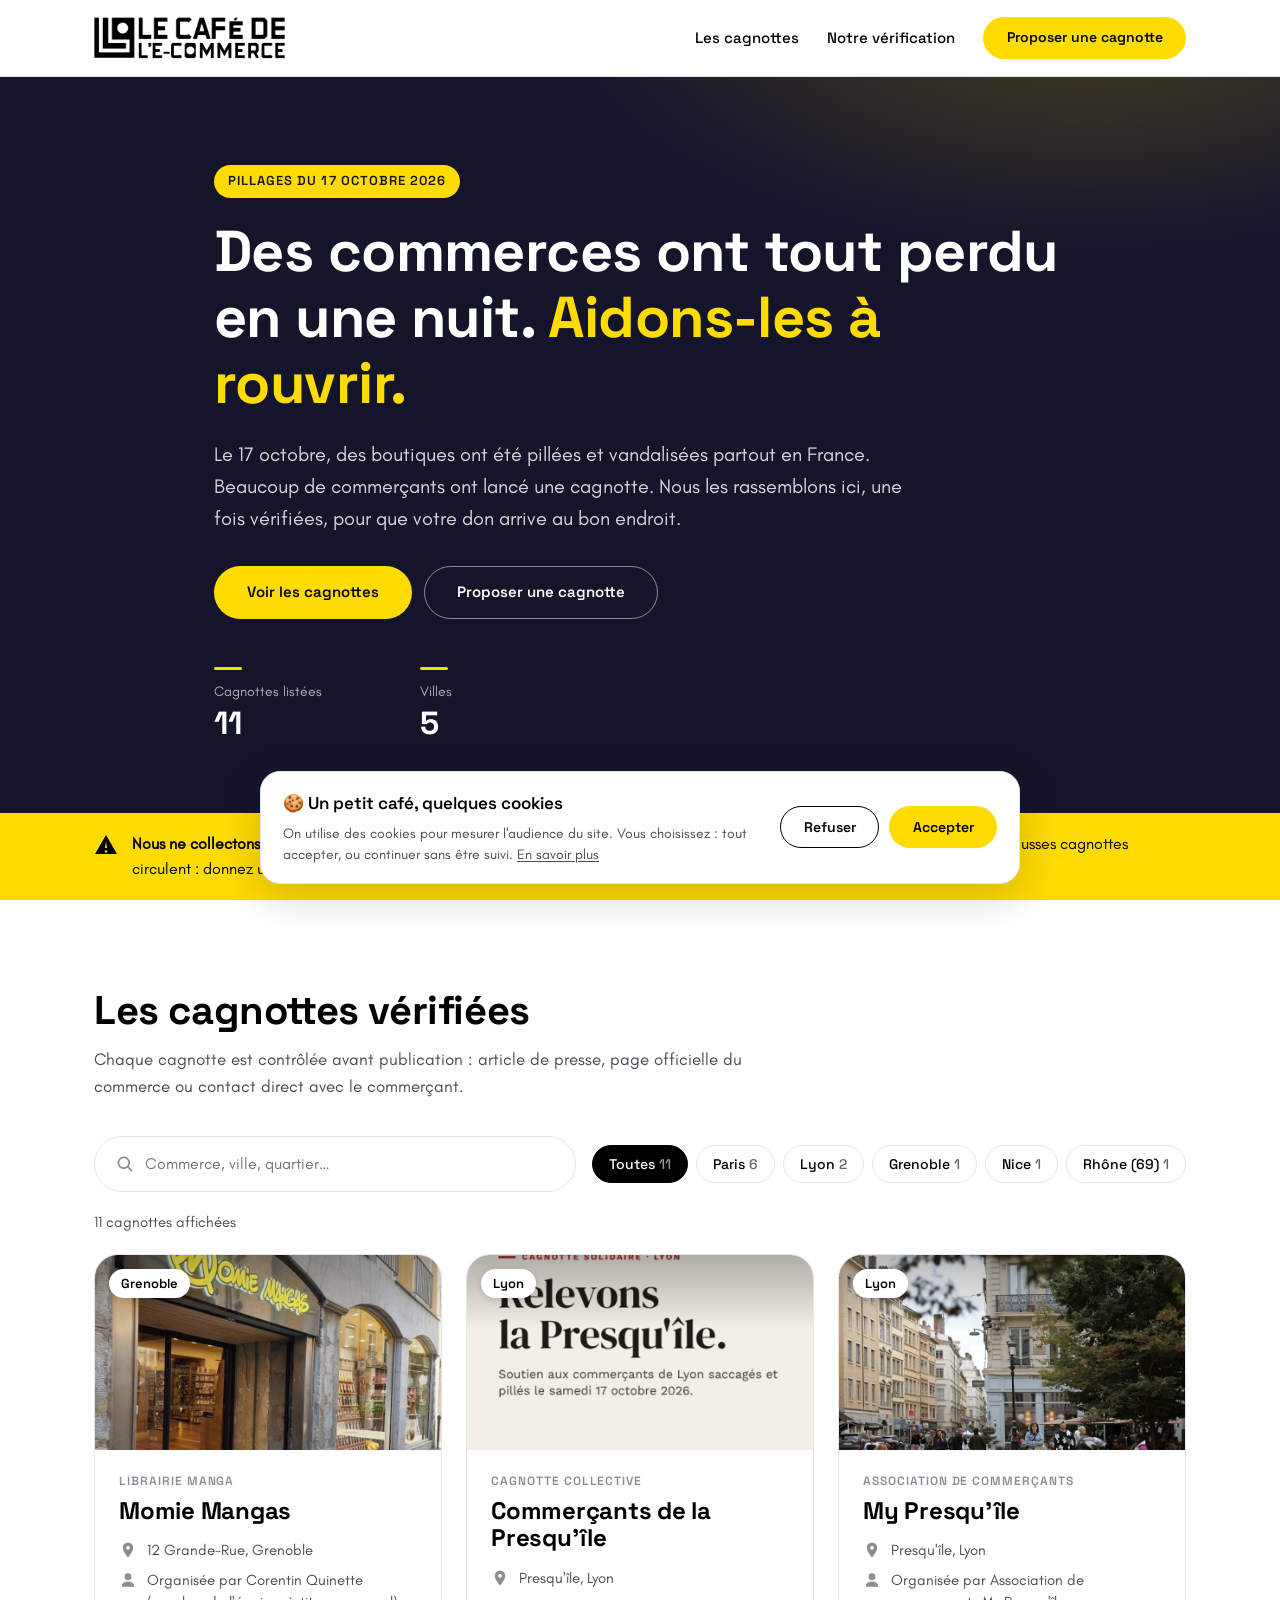
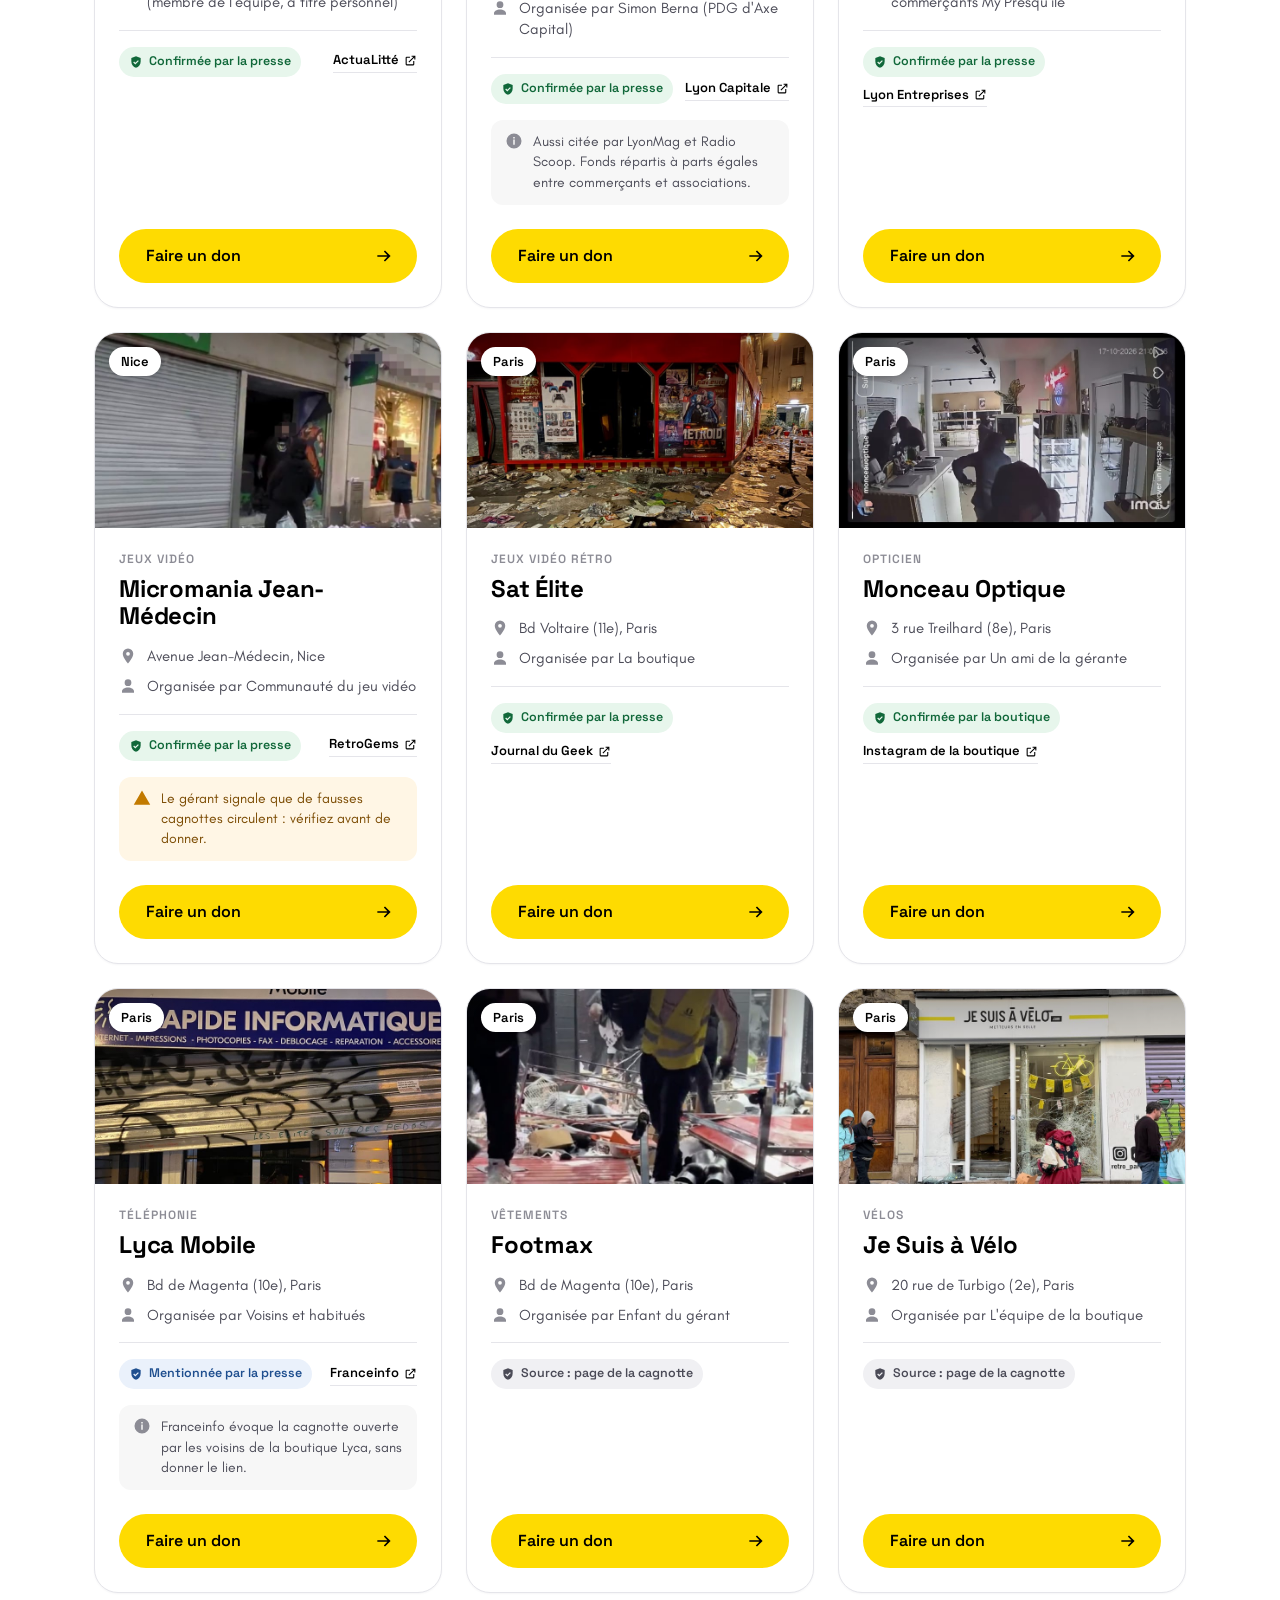
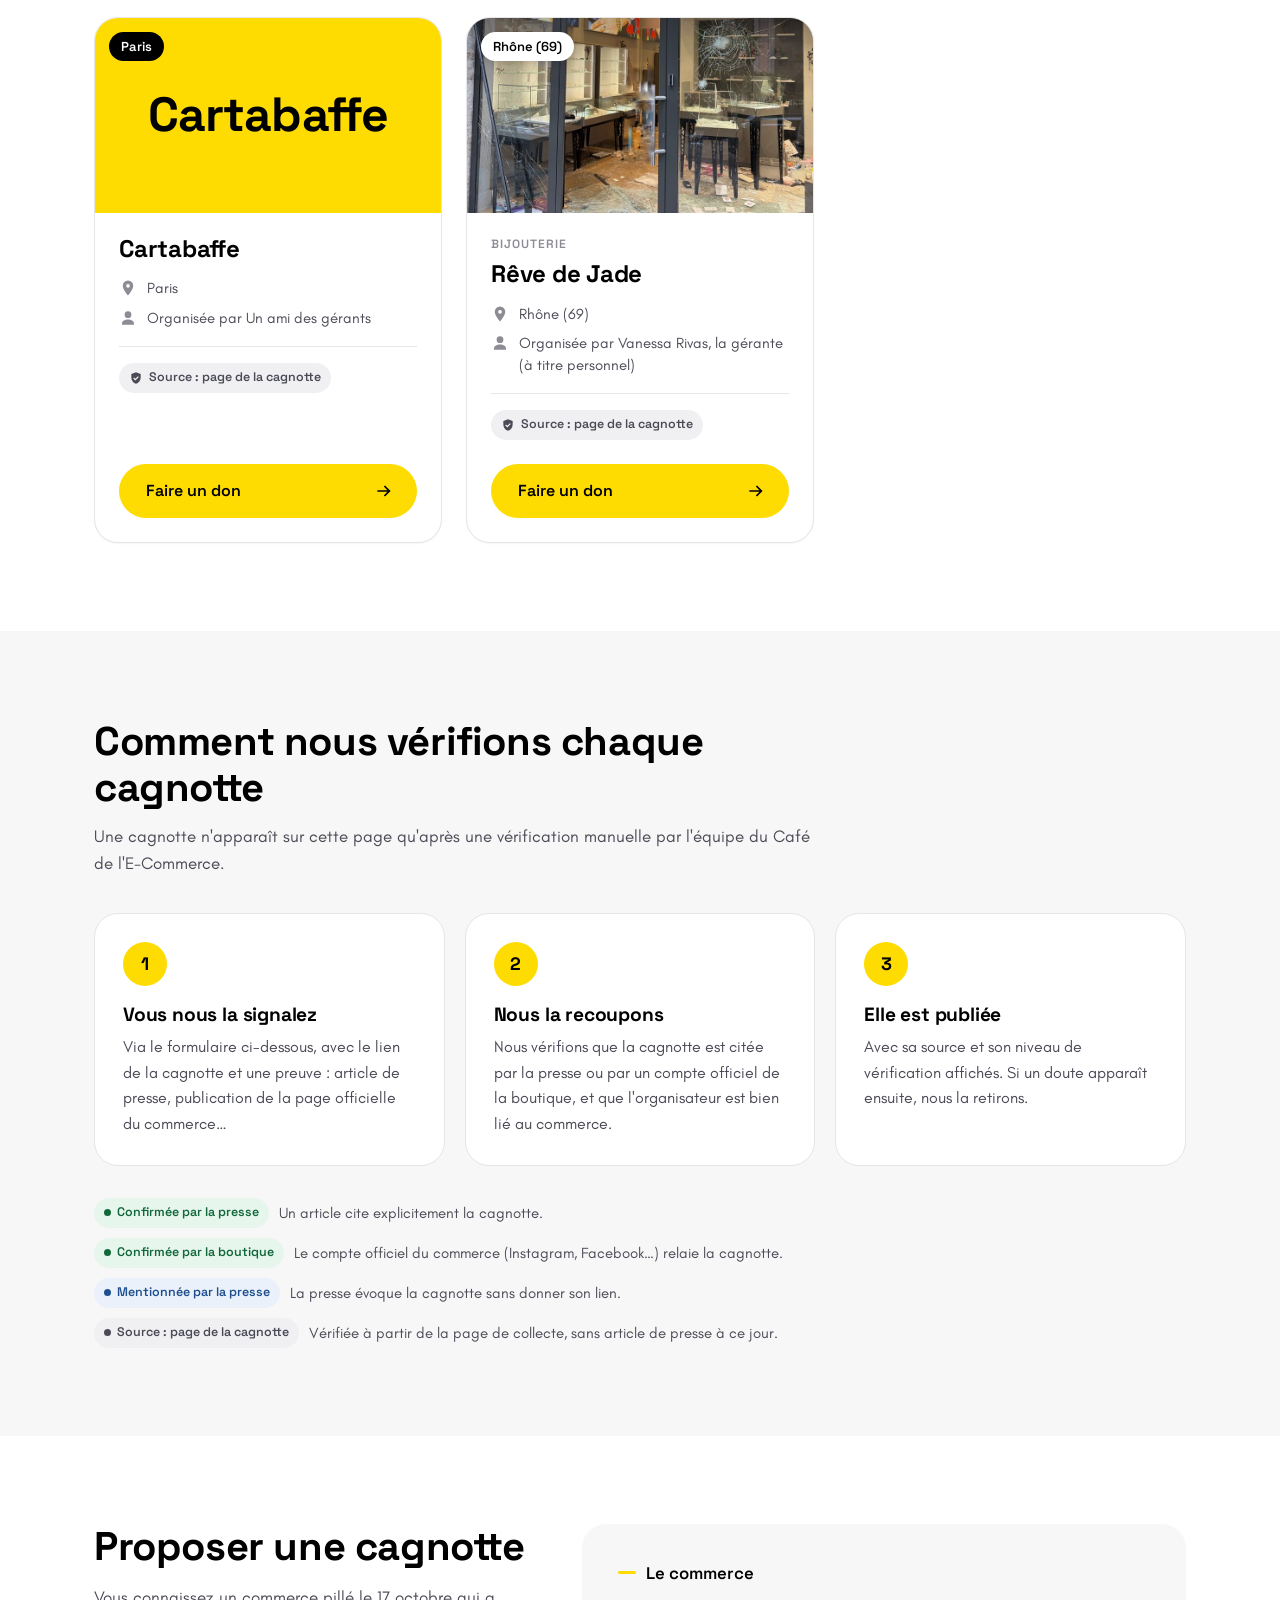
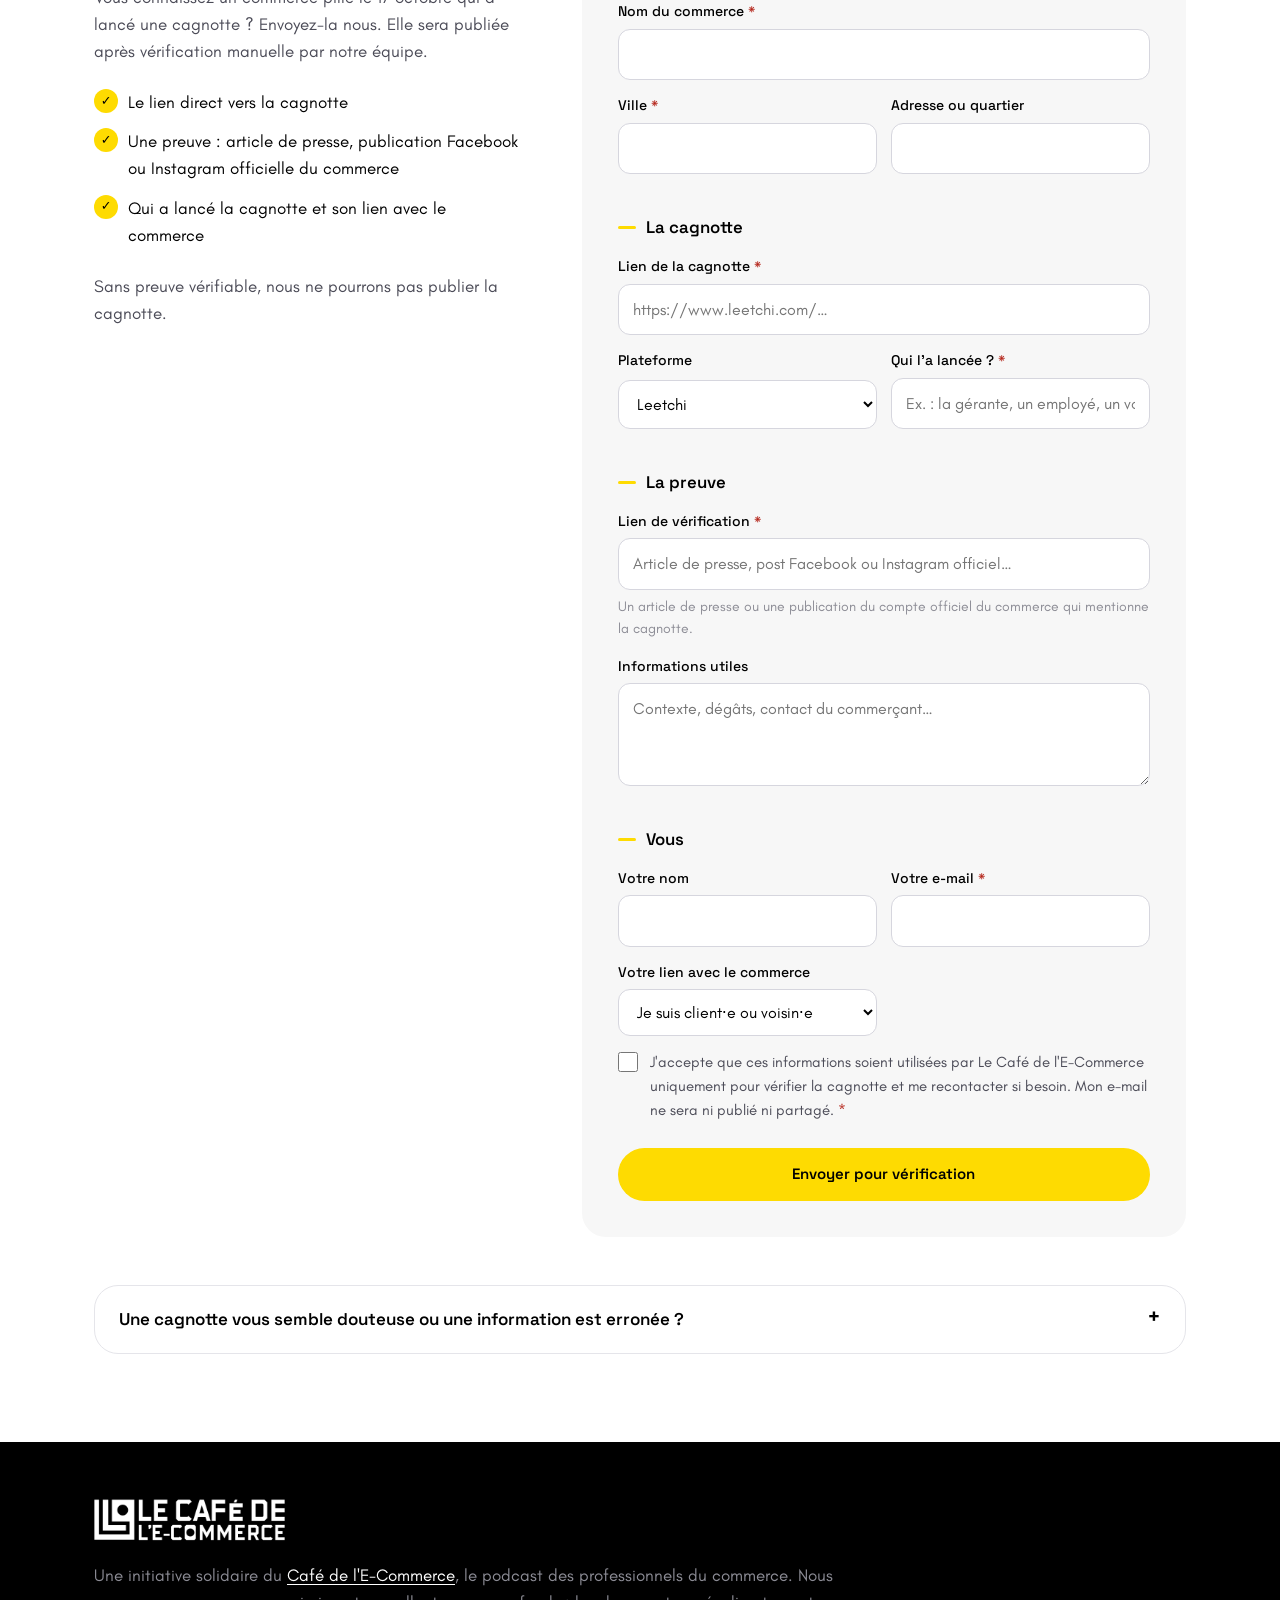
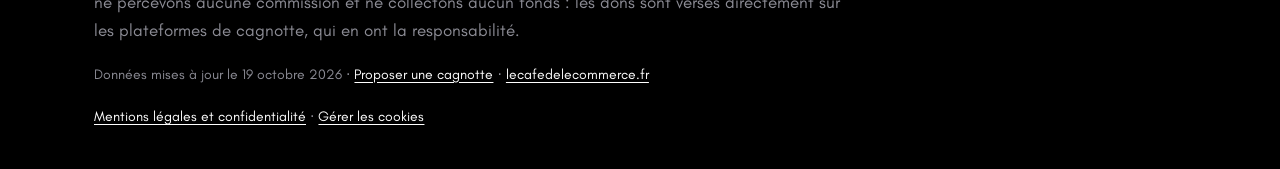
<file: index.html>
<!doctype html>
<html lang="fr">
<head>
  <meta charset="utf-8">
  <meta name="viewport" content="width=device-width, initial-scale=1">
  <title>Soutien aux commerçants pillés du 17 octobre | Le Café de l'E-Commerce</title>
  <meta name="description" content="Les cagnottes vérifiées pour aider les commerces pillés et vandalisés le 17 octobre 2026 en France. Une initiative du Café de l'E-Commerce.">
  <link rel="canonical" href="https://soutien.lecafedelecommerce.fr/">
  <meta name="theme-color" content="#FEDB01">

  <meta property="og:type" content="website">
  <meta property="og:locale" content="fr_FR">
  <meta property="og:site_name" content="Le Café de l'E-Commerce">
  <meta property="og:title" content="Aidons les commerçants pillés le 17 octobre à se relever">
  <meta property="og:description" content="Les cagnottes vérifiées des commerces pillés et vandalisés le 17 octobre 2026. Chaque don va directement au commerce.">
  <meta property="og:url" content="https://soutien.lecafedelecommerce.fr/">
  <meta property="og:image" content="https://soutien.lecafedelecommerce.fr/assets/og-image.png">
  <meta name="twitter:card" content="summary_large_image">

  <link rel="icon" href="/assets/favicon.ico">
  <link rel="preconnect" href="https://fonts.googleapis.com">
  <link rel="preconnect" href="https://fonts.gstatic.com" crossorigin>
  <link href="https://fonts.googleapis.com/css2?family=Space+Grotesk:wght@400;500;600;700&display=swap" rel="stylesheet">
  <link rel="preload" href="/assets/fonts/GlacialIndifference-Regular.otf" as="font" type="font/otf" crossorigin>
  <link rel="stylesheet" href="/styles.css?v=6">
</head>
<body>
  <a class="skip-link" href="#cagnottes">Aller aux cagnottes</a>

  <header class="site-header">
    <div class="container header-inner">
      <a href="https://lecafedelecommerce.fr" class="brand" aria-label="Le Café de l'E-Commerce, retour au site principal">
        <img src="/assets/logo-lcde-noir.png" alt="Le Café de l'E-Commerce" width="208" height="48">
      </a>
      <nav class="main-nav" aria-label="Navigation principale">
        <a href="#cagnottes">Les cagnottes</a>
        <a href="#verification">Notre vérification</a>
        <a href="#proposer" class="btn btn-primary btn-sm">Proposer une cagnotte</a>
      </nav>
    </div>
  </header>

  <main>
    <section class="hero">
      <div class="container hero-inner">
        <p class="eyebrow">Pillages du 17 octobre 2026</p>
        <h1>Des commerces ont tout perdu en une nuit. <span class="highlight">Aidons-les à rouvrir.</span></h1>
        <p class="lead">Le 17 octobre, des boutiques ont été pillées et vandalisées partout en France. Beaucoup de commerçants ont lancé une cagnotte. Nous les rassemblons ici, une fois vérifiées, pour que votre don arrive au bon endroit.</p>
        <div class="hero-actions">
          <a href="#cagnottes" class="btn btn-primary">Voir les cagnottes</a>
          <a href="#proposer" class="btn btn-ghost">Proposer une cagnotte</a>
        </div>
        <dl class="stats" aria-live="polite">
          <div><dt>Cagnottes listées</dt><dd id="stat-cagnottes">–</dd></div>
          <div><dt>Villes</dt><dd id="stat-villes">–</dd></div>
        </dl>
      </div>
    </section>

    <aside class="notice" aria-label="Important">
      <div class="container notice-inner">
        <svg class="notice-icon" viewBox="0 0 24 24" aria-hidden="true"><path d="M12 2 1 21h22L12 2Zm0 6 1 7h-2l1-7Zm0 9.2a1.3 1.3 0 1 1 0 2.6 1.3 1.3 0 0 1 0-2.6Z" fill="currentColor"/></svg>
        <p><strong>Nous ne collectons aucun argent.</strong> Chaque bouton vous emmène directement sur la plateforme de la cagnotte (Leetchi, etc.). De fausses cagnottes circulent : donnez uniquement via les liens vérifiés, et signalez-nous tout doute.</p>
      </div>
    </aside>

    <section id="cagnottes" class="section">
      <div class="container">
        <div class="section-head">
          <h2>Les cagnottes vérifiées</h2>
          <p>Chaque cagnotte est contrôlée avant publication : article de presse, page officielle du commerce ou contact direct avec le commerçant.</p>
        </div>

        <div class="toolbar">
          <label class="search">
            <span class="visually-hidden">Rechercher un commerce, une ville, un quartier</span>
            <svg viewBox="0 0 24 24" aria-hidden="true"><path d="M10.5 3a7.5 7.5 0 0 1 5.9 12.1l4.7 4.8-1.4 1.4-4.8-4.7A7.5 7.5 0 1 1 10.5 3Zm0 2a5.5 5.5 0 1 0 0 11 5.5 5.5 0 0 0 0-11Z" fill="currentColor"/></svg>
            <input type="search" id="search" placeholder="Commerce, ville, quartier…" autocomplete="off">
          </label>
          <div class="chips" id="city-filters" role="group" aria-label="Filtrer par ville"></div>
        </div>

        <p class="results-count" id="results-count" aria-live="polite"></p>
        <div class="grid" id="cagnottes-grid">
          <noscript><p class="empty">Activez JavaScript pour afficher la liste des cagnottes.</p></noscript>
        </div>
      </div>
    </section>

    <section id="verification" class="section section-alt">
      <div class="container">
        <div class="section-head">
          <h2>Comment nous vérifions chaque cagnotte</h2>
          <p>Une cagnotte n'apparaît sur cette page qu'après une vérification manuelle par l'équipe du Café de l'E-Commerce.</p>
        </div>
        <ol class="steps">
          <li>
            <span class="step-num">1</span>
            <h3>Vous nous la signalez</h3>
            <p>Via le formulaire ci-dessous, avec le lien de la cagnotte et une preuve : article de presse, publication de la page officielle du commerce…</p>
          </li>
          <li>
            <span class="step-num">2</span>
            <h3>Nous la recoupons</h3>
            <p>Nous vérifions que la cagnotte est citée par la presse ou par un compte officiel de la boutique, et que l'organisateur est bien lié au commerce.</p>
          </li>
          <li>
            <span class="step-num">3</span>
            <h3>Elle est publiée</h3>
            <p>Avec sa source et son niveau de vérification affichés. Si un doute apparaît ensuite, nous la retirons.</p>
          </li>
        </ol>
        <ul class="legend" aria-label="Niveaux de vérification">
          <li><span class="badge badge-presse">Confirmée par la presse</span> Un article cite explicitement la cagnotte.</li>
          <li><span class="badge badge-presse">Confirmée par la boutique</span> Le compte officiel du commerce (Instagram, Facebook…) relaie la cagnotte.</li>
          <li><span class="badge badge-mention">Mentionnée par la presse</span> La presse évoque la cagnotte sans donner son lien.</li>
          <li><span class="badge badge-plateforme">Source : page de la cagnotte</span> Vérifiée à partir de la page de collecte, sans article de presse à ce jour.</li>
        </ul>
      </div>
    </section>

    <section id="proposer" class="section">
      <div class="container form-layout">
        <div class="form-intro">
          <h2>Proposer une cagnotte</h2>
          <p>Vous connaissez un commerce pillé le 17 octobre qui a lancé une cagnotte ? Envoyez-la nous. Elle sera publiée après vérification manuelle par notre équipe.</p>
          <ul class="checklist">
            <li>Le lien direct vers la cagnotte</li>
            <li>Une preuve : article de presse, publication Facebook ou Instagram officielle du commerce</li>
            <li>Qui a lancé la cagnotte et son lien avec le commerce</li>
          </ul>
          <p class="small">Sans preuve vérifiable, nous ne pourrons pas publier la cagnotte.</p>
        </div>

        <div class="form-card">
          <form name="nouvelle-cagnotte" method="POST" action="/merci.html" data-netlify="true" netlify-honeypot="bot-field" class="form" id="form-cagnotte" novalidate>
            <input type="hidden" name="form-name" value="nouvelle-cagnotte">
            <p class="visually-hidden"><label>Ne pas remplir : <input name="bot-field" tabindex="-1" autocomplete="off"></label></p>

            <fieldset>
              <legend>Le commerce</legend>
              <div class="field">
                <label for="f-commerce">Nom du commerce <span class="req" aria-hidden="true">*</span></label>
                <input id="f-commerce" name="commerce" type="text" required maxlength="160">
              </div>
              <div class="field-row">
                <div class="field">
                  <label for="f-ville">Ville <span class="req" aria-hidden="true">*</span></label>
                  <input id="f-ville" name="ville" type="text" required maxlength="80">
                </div>
                <div class="field">
                  <label for="f-adresse">Adresse ou quartier</label>
                  <input id="f-adresse" name="adresse" type="text" maxlength="160">
                </div>
              </div>
            </fieldset>

            <fieldset>
              <legend>La cagnotte</legend>
              <div class="field">
                <label for="f-lien">Lien de la cagnotte <span class="req" aria-hidden="true">*</span></label>
                <input id="f-lien" name="lien_cagnotte" type="url" required placeholder="https://www.leetchi.com/…" inputmode="url">
              </div>
              <div class="field-row">
                <div class="field">
                  <label for="f-plateforme">Plateforme</label>
                  <select id="f-plateforme" name="plateforme">
                    <option>Leetchi</option>
                    <option>GoFundMe</option>
                    <option>HelloAsso</option>
                    <option>Ulule</option>
                    <option>KissKissBankBank</option>
                    <option>Lydia / Sumeria</option>
                    <option>Autre</option>
                  </select>
                </div>
                <div class="field">
                  <label for="f-organisateur">Qui l'a lancée ? <span class="req" aria-hidden="true">*</span></label>
                  <input id="f-organisateur" name="organisateur" type="text" required maxlength="160" placeholder="Ex. : la gérante, un employé, un voisin…">
                </div>
              </div>
            </fieldset>

            <fieldset>
              <legend>La preuve</legend>
              <div class="field">
                <label for="f-preuve">Lien de vérification <span class="req" aria-hidden="true">*</span></label>
                <input id="f-preuve" name="lien_preuve" type="url" required placeholder="Article de presse, post Facebook ou Instagram officiel…" inputmode="url">
                <p class="hint">Un article de presse ou une publication du compte officiel du commerce qui mentionne la cagnotte.</p>
              </div>
              <div class="field">
                <label for="f-details">Informations utiles</label>
                <textarea id="f-details" name="details" rows="3" maxlength="1500" placeholder="Contexte, dégâts, contact du commerçant…"></textarea>
              </div>
            </fieldset>

            <fieldset>
              <legend>Vous</legend>
              <div class="field-row">
                <div class="field">
                  <label for="f-nom">Votre nom</label>
                  <input id="f-nom" name="nom" type="text" maxlength="120" autocomplete="name">
                </div>
                <div class="field">
                  <label for="f-email">Votre e-mail <span class="req" aria-hidden="true">*</span></label>
                  <input id="f-email" name="email" type="email" required autocomplete="email">
                </div>
              </div>
              <div class="field-row">
                <div class="field">
                  <label for="f-lien-commerce">Votre lien avec le commerce</label>
                  <select id="f-lien-commerce" name="lien_avec_commerce">
                    <option>Je suis le commerçant / la commerçante</option>
                    <option>Je travaille dans ce commerce</option>
                    <option>Je suis un proche</option>
                    <option selected>Je suis client·e ou voisin·e</option>
                    <option>Aucun lien direct</option>
                  </select>
                </div>
              </div>
              <label class="consent">
                <input type="checkbox" name="consentement" value="oui" required>
                <span>J'accepte que ces informations soient utilisées par Le Café de l'E-Commerce uniquement pour vérifier la cagnotte et me recontacter si besoin. Mon e-mail ne sera ni publié ni partagé. <span class="req" aria-hidden="true">*</span></span>
              </label>
            </fieldset>

            <p class="form-error" id="form-error" role="alert" hidden></p>
            <button type="submit" class="btn btn-primary btn-block">Envoyer pour vérification</button>
          </form>

          <div class="form-success" id="form-success" hidden tabindex="-1">
            <div class="success-icon" aria-hidden="true">✓</div>
            <h3>Merci, c'est bien reçu !</h3>
            <p>Notre équipe va vérifier cette cagnotte. Elle sera publiée ici dès que sa source est confirmée.</p>
            <button type="button" class="btn btn-secondary" id="form-reset">Proposer une autre cagnotte</button>
          </div>
        </div>
      </div>

      <div class="container">
        <details class="report">
          <summary>Une cagnotte vous semble douteuse ou une information est erronée ?</summary>
          <form name="signalement" method="POST" action="/merci.html" data-netlify="true" netlify-honeypot="bot-field" class="form form-inline" id="form-signalement" novalidate>
            <input type="hidden" name="form-name" value="signalement">
            <p class="visually-hidden"><label>Ne pas remplir : <input name="bot-field" tabindex="-1" autocomplete="off"></label></p>
            <div class="field">
              <label for="s-cagnotte">Cagnotte concernée <span class="req" aria-hidden="true">*</span></label>
              <input id="s-cagnotte" name="cagnotte" type="text" required maxlength="300" placeholder="Nom du commerce ou lien">
            </div>
            <div class="field">
              <label for="s-motif">Ce qui pose problème <span class="req" aria-hidden="true">*</span></label>
              <textarea id="s-motif" name="motif" rows="3" required maxlength="1500"></textarea>
            </div>
            <div class="field">
              <label for="s-email">Votre e-mail (facultatif)</label>
              <input id="s-email" name="email" type="email" autocomplete="email">
            </div>
            <p class="form-error" role="alert" hidden></p>
            <button type="submit" class="btn btn-secondary">Envoyer le signalement</button>
            <p class="form-success-inline" role="status" hidden>Merci, nous regardons ça rapidement.</p>
          </form>
        </details>
      </div>
    </section>
  </main>

  <footer class="site-footer">
    <div class="container footer-inner">
      <a href="https://lecafedelecommerce.fr" class="footer-logo"><img src="/assets/logo-lcde-blanc.png" alt="Le Café de l'E-Commerce" width="191" height="44" loading="lazy"></a>
      <p>Une initiative solidaire du <a href="https://lecafedelecommerce.fr">Café de l'E-Commerce</a>, le podcast des professionnels du commerce. Nous ne percevons aucune commission et ne collectons aucun fonds : les dons sont versés directement sur les plateformes de cagnotte, qui en ont la responsabilité.</p>
      <p class="footer-meta">Données mises à jour le <span id="maj">19 octobre 2026</span> · <a href="#proposer">Proposer une cagnotte</a> · <a href="https://lecafedelecommerce.fr">lecafedelecommerce.fr</a></p>
      <p class="footer-meta"><a href="https://www.lecafedelecommerce.fr/mentions-legales-et-confidentialite">Mentions légales et confidentialité</a> · <button type="button" class="link-button" data-open-cookies>Gérer les cookies</button></p>
    </div>
  </footer>

  <div class="cookie-banner" id="cookie-banner" role="dialog" aria-labelledby="cookie-title" aria-describedby="cookie-text" hidden>
    <p class="cookie-title" id="cookie-title">🍪 Un petit café, quelques cookies</p>
    <p class="cookie-text" id="cookie-text">On utilise des cookies pour mesurer l'audience du site. Vous choisissez : tout accepter, ou continuer sans être suivi. <a href="https://www.lecafedelecommerce.fr/mentions-legales-et-confidentialite">En savoir plus</a></p>
    <div class="cookie-actions">
      <button type="button" class="btn btn-secondary btn-sm" data-consent="refuse">Refuser</button>
      <button type="button" class="btn btn-primary btn-sm" data-consent="accept">Accepter</button>
    </div>
  </div>

  <script src="/analytics.js?v=1" defer></script>
  <script src="/app.js?v=6" defer></script>
</body>
</html>
</file>
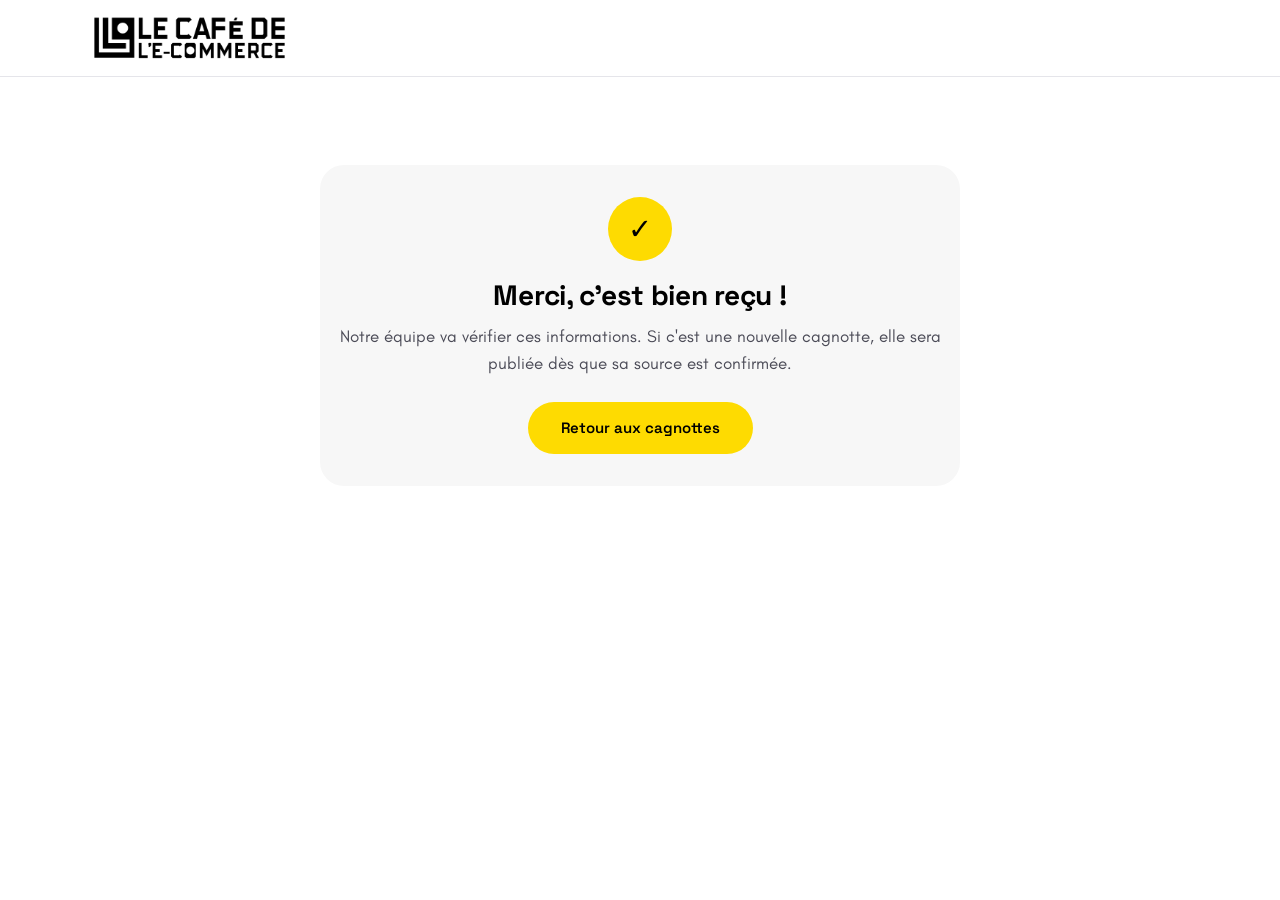
<file: merci.html>
<!doctype html>
<html lang="fr">
<head>
  <meta charset="utf-8">
  <meta name="viewport" content="width=device-width, initial-scale=1">
  <title>Merci | Soutien aux commerçants pillés du 17 octobre</title>
  <meta name="robots" content="noindex">
  <link rel="icon" href="/assets/favicon.ico">
  <link rel="preconnect" href="https://fonts.googleapis.com">
  <link rel="preconnect" href="https://fonts.gstatic.com" crossorigin>
  <link href="https://fonts.googleapis.com/css2?family=Space+Grotesk:wght@400;500;600;700&display=swap" rel="stylesheet">
  <link rel="stylesheet" href="/styles.css?v=6">
</head>
<body>
  <header class="site-header">
    <div class="container header-inner">
      <a href="/" class="brand"><img src="/assets/logo-lcde-noir.png" alt="Le Café de l'E-Commerce" width="208" height="48"></a>
    </div>
  </header>
  <main class="section">
    <div class="container">
      <div class="form-card form-success" style="max-width:640px;margin:0 auto">
        <div class="success-icon" aria-hidden="true">✓</div>
        <h1 style="font-size:1.75rem;margin-bottom:12px">Merci, c'est bien reçu !</h1>
        <p>Notre équipe va vérifier ces informations. Si c'est une nouvelle cagnotte, elle sera publiée dès que sa source est confirmée.</p>
        <a href="/#cagnottes" class="btn btn-primary">Retour aux cagnottes</a>
      </div>
    </div>
  </main>
</body>
</html>
</file>
<file: styles.css>
/* Charte Le Café de l'E-Commerce : jaune #FEDB01, Space Grotesk (titres, boutons), Glacial Indifference (texte) */

@font-face {
  font-family: "Glacial Indifference";
  src: url("/assets/fonts/GlacialIndifference-Regular.otf") format("opentype");
  font-weight: 400;
  font-style: normal;
  font-display: swap;
}

:root {
  --yellow: #fedb01;
  --yellow-hover: #e5c601;
  --yellow-soft: #fff8cc;
  --ink: #000;
  --navy: #14142b;
  --grey: #8c8c95;
  --grey-text: #4b4b57;
  --line: #e5e5ea;
  --bg: #fff;
  --bg-alt: #f7f7f7;
  --alert: #b42318;
  --alert-soft: #fef3f2;
  --radius: 24px;
  --radius-sm: 14px;
  --shadow: 0 1px 2px rgba(20, 20, 43, .04), 0 8px 24px rgba(20, 20, 43, .06);
  --font-title: "Space Grotesk", system-ui, sans-serif;
  --font-body: "Glacial Indifference", system-ui, sans-serif;
  --container: 1140px;
}

*, *::before, *::after { box-sizing: border-box; }

html { scroll-behavior: smooth; -webkit-text-size-adjust: 100%; }
body {
  margin: 0;
  background: var(--bg);
  color: var(--ink);
  font-family: var(--font-body);
  font-size: 17px;
  line-height: 1.6;
  -webkit-font-smoothing: antialiased;
  -moz-osx-font-smoothing: grayscale;
}
img { max-width: 100%; display: block; }
a { color: inherit; }
h1, h2, h3 { font-family: var(--font-title); line-height: 1.15; margin: 0; letter-spacing: -.01em; }
p { margin: 0; }

.container { max-width: var(--container); margin: 0 auto; padding: 0 24px; }

.visually-hidden {
  position: absolute !important; width: 1px; height: 1px; overflow: hidden;
  clip: rect(0 0 0 0); clip-path: inset(50%); white-space: nowrap;
}
.skip-link {
  position: absolute; left: 16px; top: -60px; z-index: 100;
  background: var(--yellow); padding: 10px 16px; border-radius: 999px;
  font-family: var(--font-title); font-weight: 600; text-decoration: none;
}
.skip-link:focus { top: 12px; }

:focus-visible { outline: 3px solid var(--navy); outline-offset: 3px; }

/* Boutons (repris de .btn-primary / .btn-secondary LCDE) */
.btn {
  display: inline-flex; align-items: center; justify-content: center; gap: 8px;
  padding: 1rem 2rem; border-radius: 999px; border: 1px solid transparent;
  font-family: var(--font-title); font-size: .9375rem; font-weight: 600; line-height: 1.25;
  text-decoration: none; cursor: pointer;
  transition: background-color .3s, color .3s, border-color .3s, transform .15s;
}
.btn:active { transform: translateY(1px); }
.btn-primary { background: var(--yellow); color: var(--ink); }
.btn-primary:hover { background: var(--yellow-hover); }
.btn-secondary { background: transparent; color: var(--ink); border-color: var(--ink); }
.btn-secondary:hover { background: var(--ink); color: #fff; }
.btn-ghost { background: transparent; color: #fff; border-color: rgba(255, 255, 255, .5); }
.btn-ghost:hover { background: #fff; color: var(--navy); border-color: #fff; }
.btn-sm { padding: .7rem 1.4rem; font-size: .875rem; }
.btn-block { width: 100%; }
.btn[disabled] { opacity: .6; cursor: progress; }

/* En-tête */
.site-header {
  position: sticky; top: 0; z-index: 50;
  background: rgba(255, 255, 255, .92);
  backdrop-filter: saturate(1.4) blur(10px);
  -webkit-backdrop-filter: saturate(1.4) blur(10px);
  border-bottom: 1px solid var(--line);
}
.header-inner { display: flex; align-items: center; justify-content: space-between; gap: 16px; min-height: 76px; }
.brand img { height: 44px; width: auto; }
.main-nav { display: flex; align-items: center; gap: 28px; font-family: var(--font-title); font-size: .9375rem; font-weight: 500; }
.main-nav a:not(.btn) { text-decoration: none; position: relative; }
.main-nav a:not(.btn)::after {
  content: ""; position: absolute; left: 0; right: 0; bottom: -4px; height: 2px;
  background: var(--yellow); transform: scaleX(0); transform-origin: left; transition: transform .25s;
}
.main-nav a:not(.btn):hover::after { transform: scaleX(1); }

/* Hero */
.hero {
  background:
    radial-gradient(900px 420px at 85% -10%, rgba(254, 219, 1, .22), transparent 60%),
    var(--navy);
  color: #fff;
  padding: 88px 0 72px;
}
.hero-inner { max-width: 900px; }
.eyebrow {
  display: inline-block; margin-bottom: 20px;
  font-family: var(--font-title); font-size: .8125rem; font-weight: 600; letter-spacing: .08em; text-transform: uppercase;
  color: var(--navy); background: var(--yellow); padding: 6px 14px; border-radius: 999px;
}
.hero h1 { font-size: clamp(2.1rem, 5.2vw, 3.6rem); font-weight: 700; }
.highlight { color: var(--yellow); }
.lead { margin-top: 22px; font-size: clamp(1.05rem, 1.8vw, 1.25rem); color: rgba(255, 255, 255, .82); max-width: 720px; }
.hero-actions { display: flex; flex-wrap: wrap; gap: 12px; margin-top: 32px; }
.stats {
  display: grid; grid-template-columns: repeat(2, minmax(0, 1fr)); gap: 12px;
  margin: 48px 0 0; max-width: 400px;
}
.stats div { padding-top: 14px; position: relative; }
.stats div::before { content: ""; position: absolute; top: 0; left: 0; width: 28px; height: 3px; border-radius: 2px; background: var(--yellow); }
.stats dt { font-size: .875rem; color: rgba(255, 255, 255, .65); }
.stats dd { margin: 2px 0 0; font-family: var(--font-title); font-size: 2rem; font-weight: 700; line-height: 1.1; }

/* Bandeau d'avertissement */
.notice { background: var(--yellow); }
.notice-inner { display: flex; gap: 14px; align-items: flex-start; padding-top: 18px; padding-bottom: 18px; }
.notice-icon { width: 24px; height: 24px; flex: none; margin-top: 2px; }
.notice p { font-size: 1rem; }

/* Sections */
.section { padding: 88px 0; }
.section-alt { background: var(--bg-alt); }
.section-head { max-width: 720px; margin-bottom: 36px; }
.section-head h2, .form-intro h2 { font-size: clamp(1.75rem, 3.6vw, 2.5rem); font-weight: 700; }
.section-head p { margin-top: 12px; color: var(--grey-text); font-size: 1.0625rem; }

/* Recherche & filtres */
.toolbar { display: flex; flex-wrap: wrap; gap: 16px; align-items: center; margin-bottom: 18px; }
.search {
  flex: 1 1 320px; display: flex; align-items: center; gap: 10px;
  background: #fff; border: 1px solid var(--line); border-radius: 999px; padding: 0 20px;
  transition: border-color .2s, box-shadow .2s;
}
.search:focus-within { border-color: var(--ink); box-shadow: 0 0 0 4px var(--yellow-soft); }
.search svg { width: 20px; height: 20px; color: var(--grey); flex: none; }
.search input {
  flex: 1; min-width: 0; border: 0; outline: 0; background: transparent;
  font: inherit; font-size: 1rem; padding: 14px 0;
}
.chips { display: flex; flex-wrap: wrap; gap: 8px; }
.chip {
  font-family: var(--font-title); font-size: .875rem; font-weight: 500;
  background: #fff; color: var(--ink); border: 1px solid var(--line);
  padding: 9px 16px; border-radius: 999px; cursor: pointer; transition: all .2s;
}
.chip:hover { border-color: var(--ink); }
.chip[aria-pressed="true"] { background: var(--ink); color: #fff; border-color: var(--ink); }
.chip .count { opacity: .6; margin-left: 4px; }
.results-count { color: var(--grey-text); font-size: .9375rem; margin-bottom: 20px; min-height: 1.5em; }

/* Cartes */
.grid { display: grid; grid-template-columns: repeat(auto-fill, minmax(min(100%, 320px), 1fr)); gap: 24px; }
.card {
  position: relative; display: flex; flex-direction: column; overflow: hidden;
  background: #fff; border: 1px solid var(--line); border-radius: var(--radius);
  box-shadow: 0 1px 2px rgba(20, 20, 43, .04);
  transition: transform .25s ease, box-shadow .25s ease, border-color .25s ease;
}
.card:hover { transform: translateY(-4px); border-color: transparent; box-shadow: 0 2px 6px rgba(20, 20, 43, .05), 0 20px 40px -12px rgba(20, 20, 43, .18); }

.card-media { position: relative; display: block; text-decoration: none; aspect-ratio: 16 / 9; background: var(--bg-alt); overflow: hidden; }
.card-media img { width: 100%; height: 100%; object-fit: cover; transition: transform .5s ease; }
.card:hover .card-media img { transform: scale(1.04); }
.card-media::after { content: ""; position: absolute; inset: 0; background: linear-gradient(180deg, rgba(0, 0, 0, .28) 0%, transparent 38%); pointer-events: none; }
.card-media.is-empty { display: grid; place-items: center; padding: 24px; background: var(--yellow); }
.card-placeholder {
  font-family: var(--font-title); font-weight: 700; font-size: clamp(2.25rem, 5vw, 3rem); line-height: 1.05;
  letter-spacing: -.02em; text-align: center; color: var(--ink); overflow-wrap: anywhere;
}
.card-media.is-empty::after { display: none; }
.card-city {
  position: absolute; top: 14px; left: 14px; z-index: 1;
  font-family: var(--font-title); font-size: .8125rem; font-weight: 600; line-height: 1;
  background: #fff; color: var(--ink); padding: 8px 12px; border-radius: 999px;
  box-shadow: 0 2px 8px rgba(0, 0, 0, .15);
}
.card-media.is-empty .card-city { background: var(--ink); color: #fff; box-shadow: none; }

.card-body { display: flex; flex-direction: column; gap: 16px; flex: 1; padding: 22px 24px 4px; }
.card-head { display: grid; gap: 6px; }
.card-kicker {
  font-family: var(--font-title); font-size: .75rem; font-weight: 600; letter-spacing: .08em; text-transform: uppercase;
  color: var(--grey);
}
.card-title { font-size: 1.5rem; font-weight: 700; line-height: 1.15; }

.card-lines { display: grid; gap: 8px; }
.card-line { display: flex; gap: 10px; align-items: flex-start; font-size: .9375rem; line-height: 1.45; color: var(--grey-text); }
.card-line svg { width: 18px; height: 18px; flex: none; margin-top: 1px; color: var(--grey); }

.card-verif {
  display: flex; flex-wrap: wrap; align-items: center; justify-content: space-between; gap: 8px 12px;
  padding-top: 16px; border-top: 1px solid var(--line);
}
.card-source {
  display: inline-flex; align-items: center; gap: 5px;
  font-family: var(--font-title); font-size: .8125rem; font-weight: 600; color: var(--ink);
  text-decoration: none; border-bottom: 1px solid var(--line); padding-bottom: 1px;
  transition: border-color .2s;
}
.card-source svg { width: 13px; height: 13px; }
.card-source:hover { border-bottom-color: var(--ink); }

.card-note { display: flex; gap: 10px; align-items: flex-start; font-size: .875rem; line-height: 1.45; color: var(--grey-text); background: var(--bg-alt); border-radius: 12px; padding: 12px 14px; }
.card-note svg { width: 18px; height: 18px; flex: none; color: var(--grey); }
.card-note.is-alert { background: #fff6e5; color: #7a4a00; }
.card-note.is-alert svg { color: #c27a00; }

.card-foot { padding: 20px 24px 24px; margin-top: auto; }
.card-cta { justify-content: space-between; padding: 1rem 1.4rem 1rem 1.6rem; font-size: 1rem; }
.card-cta svg { width: 20px; height: 20px; transition: transform .25s ease; }
.card-cta:hover svg { transform: translateX(4px); }

.badge {
  display: inline-flex; align-items: center; gap: 6px;
  font-family: var(--font-title); font-size: .78rem; font-weight: 600;
  padding: 5px 10px; border-radius: 999px; white-space: nowrap;
}
.badge::before { content: ""; width: 7px; height: 7px; border-radius: 50%; background: currentColor; }
.badge svg { width: 14px; height: 14px; }
.card .badge::before { display: none; }
.badge-presse { background: #e7f6ec; color: #11683a; }
.badge-mention { background: #eaf1fb; color: #1f4f8f; }
.badge-plateforme { background: #f0f0f3; color: #4b4b57; }
.empty { grid-column: 1 / -1; text-align: center; color: var(--grey-text); padding: 48px 16px; border: 1px dashed var(--line); border-radius: var(--radius); }
.empty a { font-weight: 600; }

/* Étapes de vérification */
.steps { list-style: none; margin: 0; padding: 0; display: grid; grid-template-columns: repeat(3, 1fr); gap: 20px; }
.steps li { background: #fff; border-radius: var(--radius); padding: 28px; border: 1px solid var(--line); }
.step-num {
  display: inline-grid; place-items: center; width: 44px; height: 44px; border-radius: 50%;
  background: var(--yellow); font-family: var(--font-title); font-weight: 700; font-size: 1.125rem; margin-bottom: 18px;
}
.steps h3 { font-size: 1.2rem; margin-bottom: 8px; }
.steps p { color: var(--grey-text); font-size: 1rem; }
.legend { list-style: none; padding: 0; margin: 32px 0 0; display: grid; gap: 10px; color: var(--grey-text); font-size: .9375rem; }
.legend li { display: flex; flex-wrap: wrap; align-items: center; gap: 10px; }

/* Formulaire */
.form-layout { display: grid; grid-template-columns: minmax(0, 5fr) minmax(0, 7fr); gap: 56px; align-items: start; }
.form-intro { position: sticky; top: 110px; }
.form-intro > p { margin-top: 14px; color: var(--grey-text); font-size: 1.0625rem; }
.checklist { list-style: none; padding: 0; margin: 24px 0; display: grid; gap: 12px; }
.checklist li { position: relative; padding-left: 34px; }
.checklist li::before {
  content: "✓"; position: absolute; left: 0; top: 0;
  width: 24px; height: 24px; border-radius: 50%; background: var(--yellow);
  display: grid; place-items: center; font-size: .8rem; font-weight: 700; font-family: var(--font-title);
}
.small { font-size: .9375rem; color: var(--grey); }
.form-card { background: var(--bg-alt); border-radius: var(--radius); padding: 36px; }
.form fieldset { border: 0; padding: 0; margin: 0 0 26px; }
.form legend {
  font-family: var(--font-title); font-weight: 600; font-size: 1.05rem; margin-bottom: 14px; padding: 0;
  display: flex; align-items: center; gap: 10px;
}
.form legend::before { content: ""; width: 18px; height: 3px; background: var(--yellow); border-radius: 2px; }
.field { display: grid; gap: 6px; margin-bottom: 14px; min-width: 0; }
.field-row { display: grid; grid-template-columns: 1fr 1fr; gap: 14px; }
.field label { font-family: var(--font-title); font-size: .875rem; font-weight: 500; }
.req { color: var(--alert); }
.form input[type="text"], .form input[type="url"], .form input[type="email"], .form select, .form textarea {
  width: 100%; font: inherit; font-size: 1rem; color: var(--ink);
  background: #fff; border: 1px solid #d6d6de; border-radius: 12px; padding: 12px 14px;
  transition: border-color .2s, box-shadow .2s;
}
.form textarea { resize: vertical; min-height: 96px; }
.form input:focus, .form select:focus, .form textarea:focus { outline: 0; border-color: var(--ink); box-shadow: 0 0 0 4px var(--yellow-soft); }
.form .is-invalid { border-color: var(--alert) !important; box-shadow: 0 0 0 4px var(--alert-soft) !important; }
.hint { font-size: .875rem; color: var(--grey); }
.consent { display: flex; gap: 12px; align-items: flex-start; font-size: .9375rem; color: var(--grey-text); cursor: pointer; }
.consent input { width: 20px; height: 20px; margin: 2px 0 0; flex: none; accent-color: var(--ink); }
.consent.is-invalid { color: var(--alert); }
.form-error { background: var(--alert-soft); color: var(--alert); border-radius: 12px; padding: 12px 14px; margin-bottom: 16px; font-size: .9375rem; }
.form-success { text-align: center; padding: 32px 8px; }
.form-success:focus { outline: none; }
.success-icon {
  width: 64px; height: 64px; margin: 0 auto 18px; border-radius: 50%; background: var(--yellow);
  display: grid; place-items: center; font-size: 1.8rem; font-weight: 700; font-family: var(--font-title);
}
.form-success h3 { font-size: 1.5rem; margin-bottom: 10px; }
.form-success p { color: var(--grey-text); margin-bottom: 24px; }

.report { margin-top: 48px; border: 1px solid var(--line); border-radius: var(--radius); padding: 0 24px; }
.report summary {
  cursor: pointer; list-style: none; padding: 20px 0;
  font-family: var(--font-title); font-weight: 600; display: flex; justify-content: space-between; gap: 16px;
}
.report summary::-webkit-details-marker { display: none; }
.report summary::after { content: "+"; font-size: 1.4rem; line-height: 1; }
.report[open] summary::after { content: "–"; }
.form-inline { padding-bottom: 24px; max-width: 640px; }
.form-success-inline { margin-top: 14px; color: #11683a; font-weight: 600; }

/* Pied de page (fond noir, texte gris comme LCDE) */
.site-footer { background: #000; color: var(--grey); padding: 56px 0 40px; }
.footer-inner { display: grid; gap: 20px; }
.footer-inner > p { max-width: 760px; }
.footer-logo img { width: 191px; height: auto; }
.site-footer a { color: #fff; text-underline-offset: 3px; }
.site-footer a:hover { color: var(--yellow); }
.footer-meta { font-size: .875rem; }

/* Bandeau cookies (repris de lecafedelecommerce.fr) */
.cookie-banner {
  position: fixed; z-index: 90; left: 16px; right: 16px; bottom: 16px;
  max-width: 760px; margin: 0 auto;
  display: grid; grid-template-columns: 1fr auto; gap: 6px 24px; align-items: center;
  background: #fff; border: 1px solid var(--line); border-radius: 20px;
  padding: 18px 22px; box-shadow: 0 12px 40px rgba(20, 20, 43, .18);
}
.cookie-banner[hidden] { display: none; }
.cookie-title { font-family: var(--font-title); font-weight: 600; grid-column: 1; }
.cookie-text { grid-column: 1; font-size: .875rem; color: var(--grey-text); line-height: 1.5; }
.cookie-text a { text-underline-offset: 2px; }
.cookie-actions { grid-column: 2; grid-row: 1 / span 2; display: flex; gap: 10px; }
.link-button { background: none; border: 0; padding: 0; font: inherit; color: #fff; text-decoration: underline; text-underline-offset: 3px; cursor: pointer; }
.link-button:hover { color: var(--yellow); }

/* Responsive */
@media (max-width: 960px) {
  .form-layout { grid-template-columns: 1fr; gap: 32px; }
  .form-intro { position: static; }
  .steps { grid-template-columns: 1fr; }
}
@media (max-width: 720px) {
  body { font-size: 16px; }
  .container { padding: 0 16px; }
  .main-nav a:not(.btn) { display: none; }
  .header-inner { min-height: 64px; }
  .brand img { height: 34px; }
  .hero { padding: 56px 0 48px; }
  .hero-actions .btn { flex: 1 1 100%; }
  .stats dd { font-size: 1.6rem; }
  .section { padding: 60px 0; }
  .grid { grid-template-columns: 1fr; }
  .field-row { grid-template-columns: 1fr; gap: 0; }
  .form-card { padding: 24px 18px; }
  .report { padding: 0 18px; }
  .cookie-banner { grid-template-columns: 1fr; left: 12px; right: 12px; bottom: 12px; padding: 16px; }
  .cookie-actions { grid-column: 1; grid-row: auto; margin-top: 8px; }
  .cookie-actions .btn { flex: 1; }
}
@media (max-width: 380px) {
  .main-nav .btn-sm { padding: .6rem 1rem; font-size: .8125rem; }
  .stats { gap: 8px; }
  .stats dt { font-size: .78rem; }
}

@media (prefers-reduced-motion: reduce) {
  html { scroll-behavior: auto; }
  *, *::before, *::after { transition: none !important; }
}
</file>
